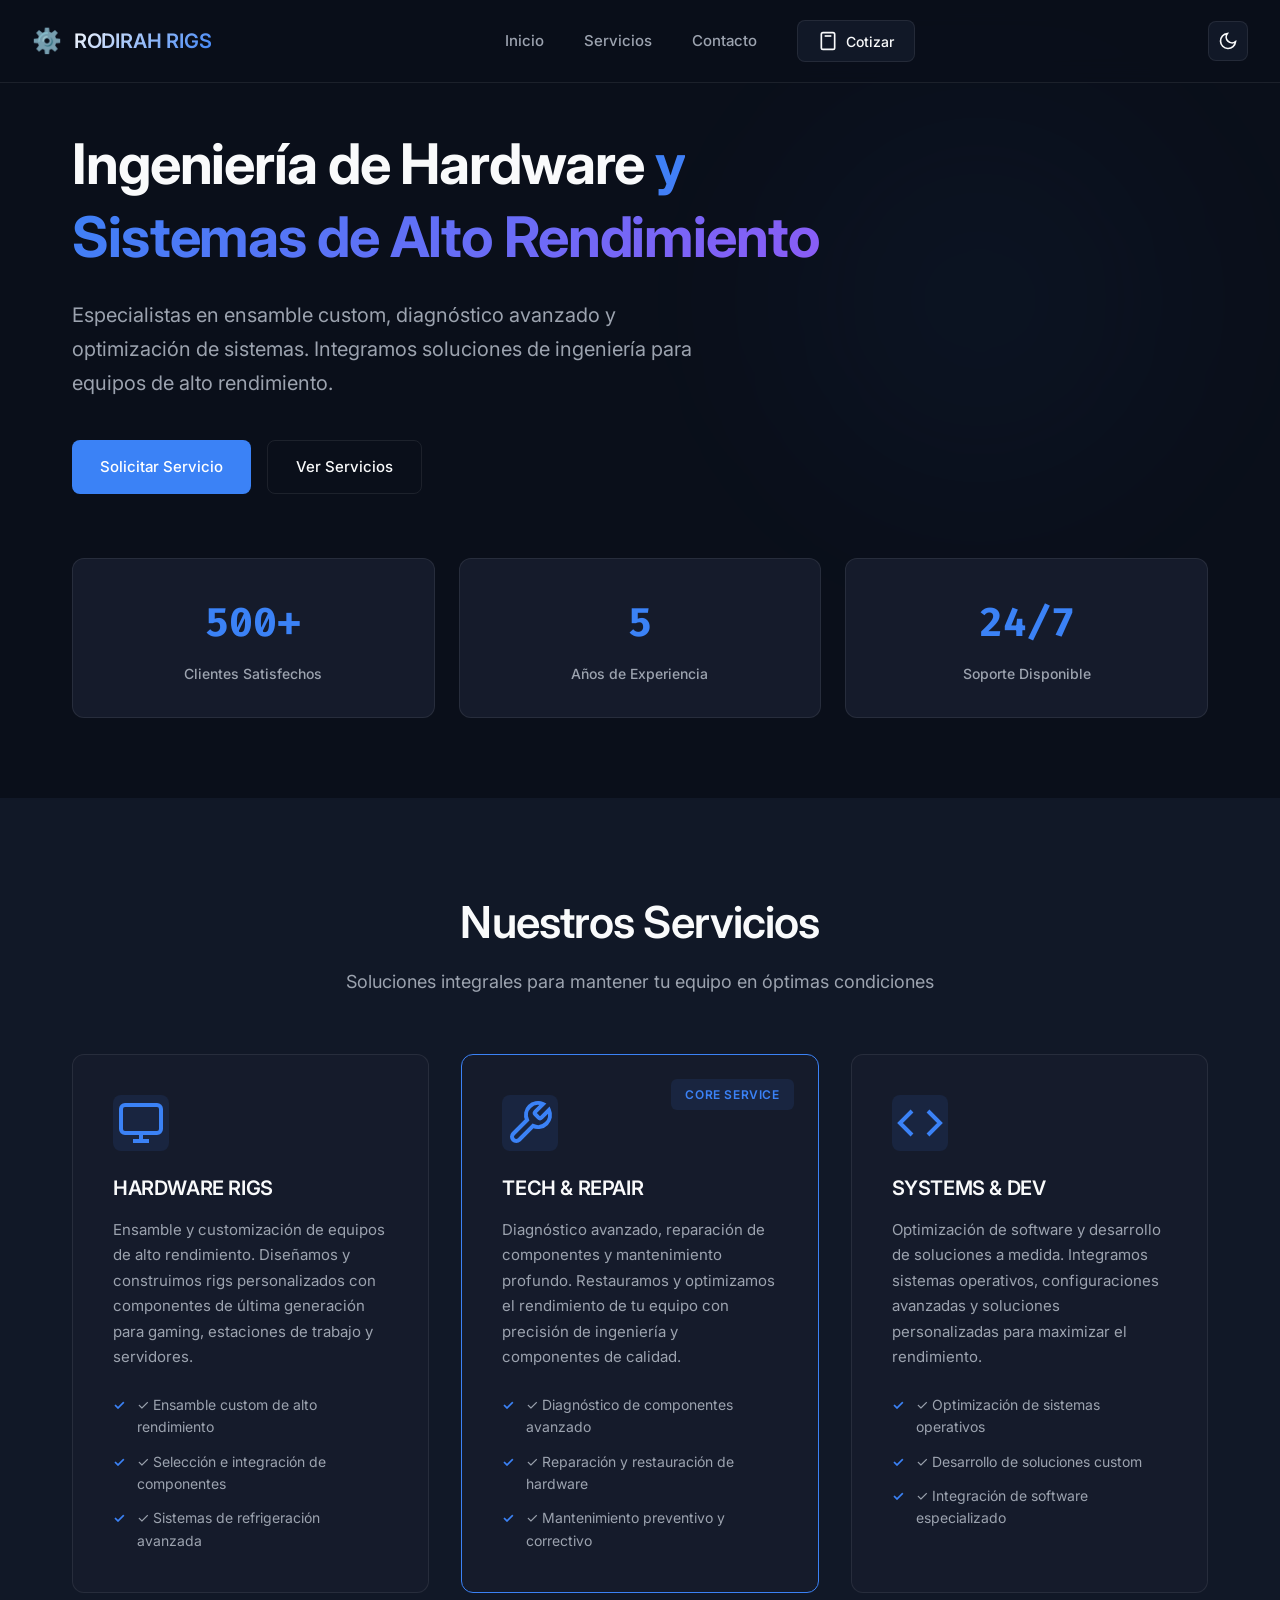
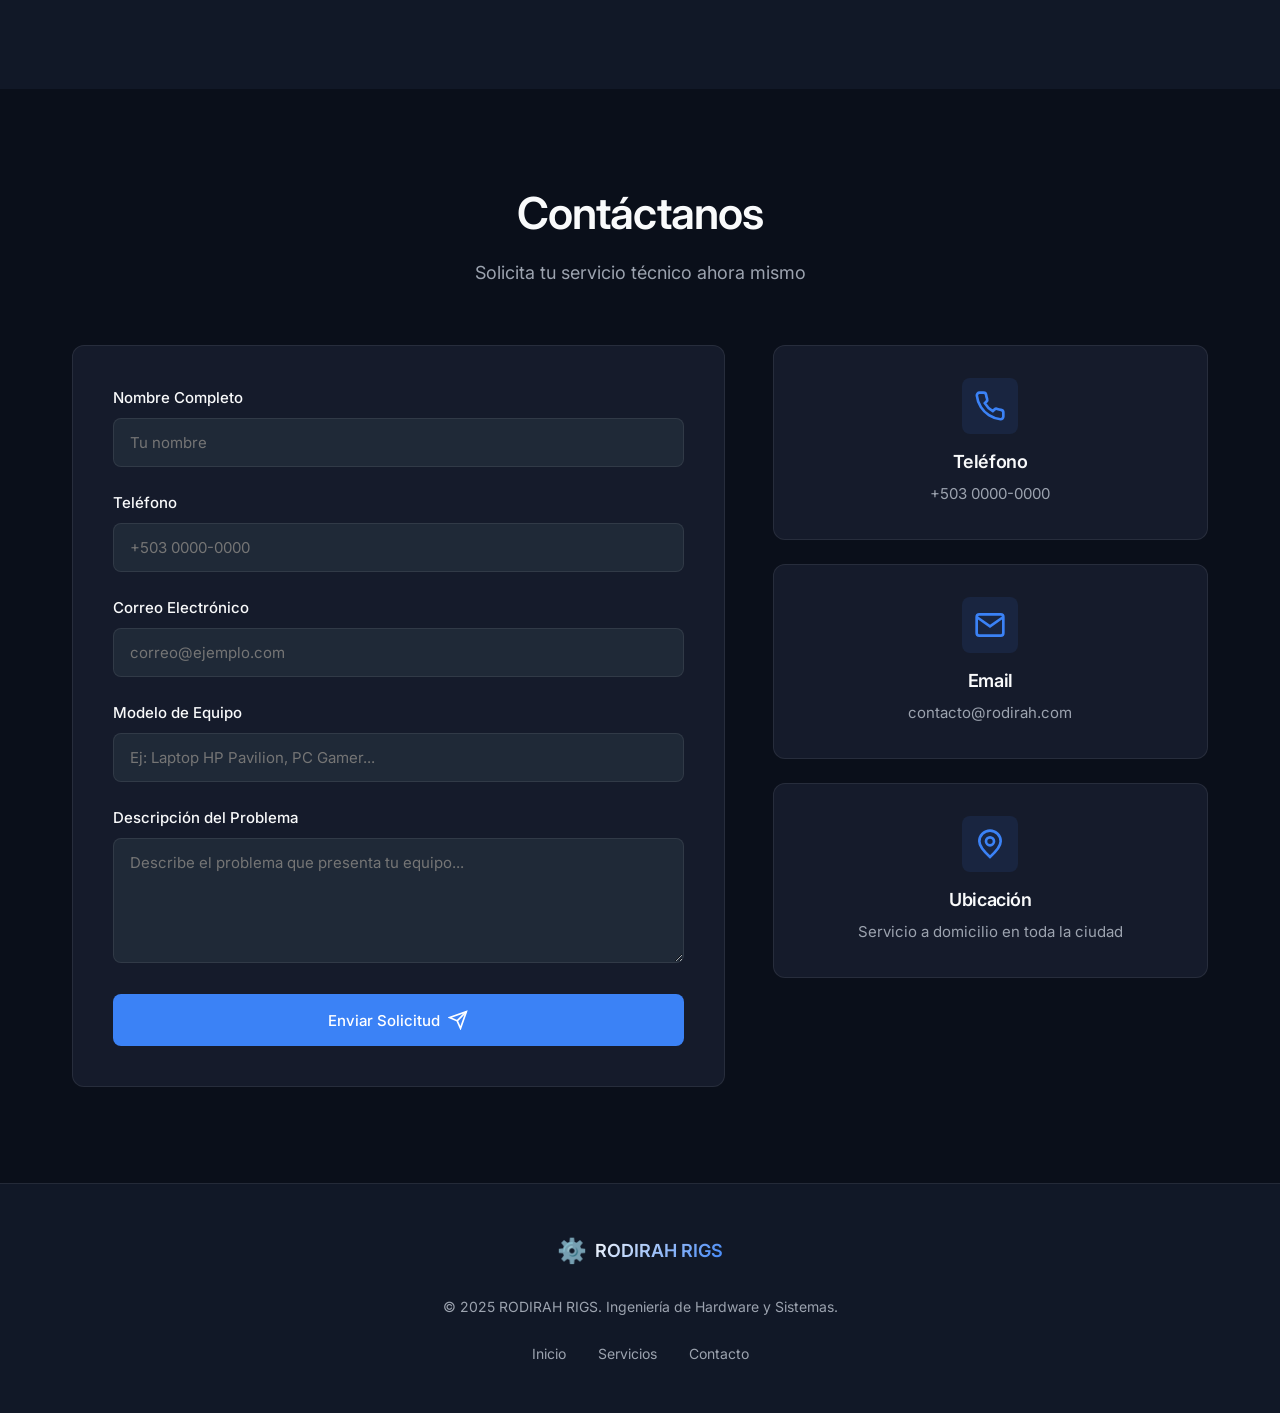
<file: public/index.html>
<!DOCTYPE html>
<html lang="es">
<head>
    <meta charset="UTF-8">
    <meta name="viewport" content="width=device-width, initial-scale=1.0">
    <title>RODIRAH RIGS - Ingeniería de Hardware y Sistemas</title>
    <link rel="icon" href="/favicon.ico" type="image/x-icon">
    <link rel="preconnect" href="https://fonts.googleapis.com">
    <link rel="preconnect" href="https://fonts.gstatic.com" crossorigin>
    <link href="https://fonts.googleapis.com/css2?family=Inter:wght@300;400;500;600;700;800&family=Fira+Code:wght@400;500;600&display=swap" rel="stylesheet">
    <link rel="stylesheet" href="style.css">
</head>
<body>
    <!-- Header -->
    <header class="header">
        <div class="container header-container">
            <div class="logo">
                <span class="logo-icon">⚙️</span>
                <span class="logo-text">RODIRAH RIGS</span>
            </div>
            
            <nav class="nav" id="main-nav">
                <a href="/inicio" class="nav-link">Inicio</a>
                <a href="/servicios" class="nav-link">Servicios</a>
                <a href="/contacto" class="nav-link">Contacto</a>
                <button class="btn-calculadora" onclick="abrirCalculadoraDesdeMenu()">
                    <svg width="20" height="20" viewBox="0 0 24 24" fill="none" stroke="currentColor" stroke-width="2">
                        <rect x="4" y="2" width="16" height="20" rx="2"></rect>
                        <line x1="8" y1="6" x2="16" y2="6"></line>
                        <line x1="8" y1="10" x2="8" y2="10.01"></line>
                        <line x1="12" y1="10" x2="12" y2="10.01"></line>
                        <line x1="16" y1="10" x2="16" y2="10.01"></line>
                        <line x1="8" y1="14" x2="8" y2="14.01"></line>
                        <line x1="12" y1="14" x2="12" y2="14.01"></line>
                        <line x1="16" y1="14" x2="16" y2="14.01"></line>
                        <line x1="8" y1="18" x2="8" y2="18.01"></line>
                        <line x1="12" y1="18" x2="12" y2="18.01"></line>
                        <line x1="16" y1="18" x2="16" y2="18.01"></line>
                    </svg>
                    Cotizar
                </button>
            </nav>

            <div class="header-actions">
                <button class="theme-toggle" id="theme-toggle" aria-label="Alternar tema">
                    <svg class="icon-sun" width="20" height="20" viewBox="0 0 24 24" fill="none" stroke="currentColor" stroke-width="2">
                        <circle cx="12" cy="12" r="5"></circle>
                        <line x1="12" y1="1" x2="12" y2="3"></line>
                        <line x1="12" y1="21" x2="12" y2="23"></line>
                        <line x1="4.22" y1="4.22" x2="5.64" y2="5.64"></line>
                        <line x1="18.36" y1="18.36" x2="19.78" y2="19.78"></line>
                        <line x1="1" y1="12" x2="3" y2="12"></line>
                        <line x1="21" y1="12" x2="23" y2="12"></line>
                        <line x1="4.22" y1="19.78" x2="5.64" y2="18.36"></line>
                        <line x1="18.36" y1="5.64" x2="19.78" y2="4.22"></line>
                    </svg>
                    <svg class="icon-moon" width="20" height="20" viewBox="0 0 24 24" fill="none" stroke="currentColor" stroke-width="2">
                        <path d="M21 12.79A9 9 0 1 1 11.21 3 7 7 0 0 0 21 12.79z"></path>
                    </svg>
                </button>
                
                <button class="hamburger-menu" id="hamburger-menu" aria-label="Menú">
                    <span></span>
                    <span></span>
                    <span></span>
                </button>
            </div>
        </div>

        <!-- Menú Móvil -->
        <div class="menu-popup" id="menu-popup">
            <a href="/inicio" class="menu-link">Inicio</a>
            <a href="/servicios" class="menu-link">Servicios</a>
            <a href="/contacto" class="menu-link">Contacto</a>
            <button class="btn-calculadora-menu" onclick="abrirCalculadoraDesdeMenu()">
                <svg width="20" height="20" viewBox="0 0 24 24" fill="none" stroke="currentColor" stroke-width="2">
                    <rect x="4" y="2" width="16" height="20" rx="2"></rect>
                    <line x1="8" y1="6" x2="16" y2="6"></line>
                    <line x1="8" y1="10" x2="8" y2="10.01"></line>
                    <line x1="12" y1="10" x2="12" y2="10.01"></line>
                    <line x1="16" y1="10" x2="16" y2="10.01"></line>
                    <line x1="8" y1="14" x2="8" y2="14.01"></line>
                    <line x1="12" y1="14" x2="12" y2="14.01"></line>
                    <line x1="16" y1="14" x2="16" y2="14.01"></line>
                    <line x1="8" y1="18" x2="8" y2="18.01"></line>
                    <line x1="12" y1="18" x2="12" y2="18.01"></line>
                    <line x1="16" y1="18" x2="16" y2="18.01"></line>
                </svg>
                Cotizador
            </button>
        </div>
    </header>

    <!-- Hero Section -->
    <section class="hero" id="inicio">
        <div class="container">
            <div class="hero-content">
                <h1 class="hero-title">
                    Ingeniería de Hardware <span class="gradient-text">y Sistemas de Alto Rendimiento</span>
                </h1>
                <p class="hero-subtitle">
                    Especialistas en ensamble custom, diagnóstico avanzado y optimización de sistemas. 
                    Integramos soluciones de ingeniería para equipos de alto rendimiento.
                </p>
                <div class="hero-buttons">
                    <a href="/contacto" class="btn btn-primary">Solicitar Servicio</a>
                    <a href="/servicios" class="btn btn-secondary">Ver Servicios</a>
                </div>
            </div>
            <div class="hero-stats">
                <div class="stat-card">
                    <div class="stat-number">500+</div>
                    <div class="stat-label">Clientes Satisfechos</div>
                </div>
                <div class="stat-card">
                    <div class="stat-number">5</div>
                    <div class="stat-label">Años de Experiencia</div>
                </div>
                <div class="stat-card">
                    <div class="stat-number">24/7</div>
                    <div class="stat-label">Soporte Disponible</div>
                </div>
            </div>
        </div>
    </section>

    <!-- Servicios Section -->
    <section class="services" id="servicios">
        <div class="container">
            <h2 class="section-title">Nuestros Servicios</h2>
            <p class="section-subtitle">Soluciones integrales para mantener tu equipo en óptimas condiciones</p>
            
            <div class="services-grid">
                <div class="service-card">
                    <div class="service-icon">
                        <svg width="48" height="48" viewBox="0 0 24 24" fill="none" stroke="currentColor" stroke-width="2">
                            <rect x="2" y="3" width="20" height="14" rx="2" ry="2"></rect>
                            <line x1="8" y1="21" x2="16" y2="21"></line>
                            <line x1="12" y1="17" x2="12" y2="21"></line>
                        </svg>
                    </div>
                    <h3 class="service-title">HARDWARE RIGS</h3>
                    <p class="service-description">
                        Ensamble y customización de equipos de alto rendimiento. Diseñamos y construimos 
                        rigs personalizados con componentes de última generación para gaming, 
                        estaciones de trabajo y servidores.
                    </p>
                    <ul class="service-features">
                        <li>✓ Ensamble custom de alto rendimiento</li>
                        <li>✓ Selección e integración de componentes</li>
                        <li>✓ Sistemas de refrigeración avanzada</li>
                    </ul>
                </div>

                <div class="service-card featured">
                    <div class="featured-badge">Core Service</div>
                    <div class="service-icon">
                        <svg width="48" height="48" viewBox="0 0 24 24" fill="none" stroke="currentColor" stroke-width="2">
                            <path d="M14.7 6.3a1 1 0 0 0 0 1.4l1.6 1.6a1 1 0 0 0 1.4 0l3.77-3.77a6 6 0 0 1-7.94 7.94l-6.91 6.91a2.12 2.12 0 0 1-3-3l6.91-6.91a6 6 0 0 1 7.94-7.94l-3.76 3.76z"></path>
                        </svg>
                    </div>
                    <h3 class="service-title">TECH & REPAIR</h3>
                    <p class="service-description">
                        Diagnóstico avanzado, reparación de componentes y mantenimiento profundo. 
                        Restauramos y optimizamos el rendimiento de tu equipo con precisión 
                        de ingeniería y componentes de calidad.
                    </p>
                    <ul class="service-features">
                        <li>✓ Diagnóstico de componentes avanzado</li>
                        <li>✓ Reparación y restauración de hardware</li>
                        <li>✓ Mantenimiento preventivo y correctivo</li>
                    </ul>
                </div>

                <div class="service-card">
                    <div class="service-icon">
                        <svg width="48" height="48" viewBox="0 0 24 24" fill="none" stroke="currentColor" stroke-width="2">
                            <polyline points="16 18 22 12 16 6"></polyline>
                            <polyline points="8 6 2 12 8 18"></polyline>
                        </svg>
                    </div>
                    <h3 class="service-title">SYSTEMS & DEV</h3>
                    <p class="service-description">
                        Optimización de software y desarrollo de soluciones a medida. 
                        Integramos sistemas operativos, configuraciones avanzadas y 
                        soluciones personalizadas para maximizar el rendimiento.
                    </p>
                    <ul class="service-features">
                        <li>✓ Optimización de sistemas operativos</li>
                        <li>✓ Desarrollo de soluciones custom</li>
                        <li>✓ Integración de software especializado</li>
                    </ul>
                </div>
            </div>
        </div>
    </section>

    <!-- Calculadora Flotante -->
    <div class="calculadora-panel" id="calculadora-panel" style="display: none;">
        <div class="calc-drag-handle">
            <div class="calc-header">
                <h3>Cotizador Rápido</h3>
                <button class="calc-close" onclick="cerrarCalculadora()">✕</button>
            </div>
        </div>
        
        <div class="calc-content">
            <div class="calc-field" id="calc-field-1">
                <label for="calc-input-1" id="calc-label-1">Valor 1</label>
                <input type="number" id="calc-input-1" class="calc-input" step="any" placeholder="0">
            </div>
            
            <div class="calc-field" id="calc-field-2">
                <label for="calc-input-2" id="calc-label-2">Valor 2</label>
                <input type="number" id="calc-input-2" class="calc-input" step="any" placeholder="0">
            </div>
            
            <div class="calc-field" id="calc-field-3">
                <label for="calc-input-3" id="calc-label-3">Valor 3</label>
                <input type="number" id="calc-input-3" class="calc-input" step="any" placeholder="0">
            </div>
            
            <div class="calc-field" id="calc-field-4">
                <label for="calc-input-4" id="calc-label-4">Valor 4</label>
                <input type="number" id="calc-input-4" class="calc-input" step="any" placeholder="0">
            </div>

            <div class="calc-controls">
                <select id="calc-op" class="calc-select">
                    <option value="suma">Suma</option>
                    <option value="resta">Resta</option>
                    <option value="multiplicacion">Multiplicación</option>
                    <option value="division">División</option>
                    <option value="porcentaje_de">Porcentaje de</option>
                    <option value="sumar_porcentaje">Sumar Porcentaje</option>
                    <option value="restar_porcentaje">Restar Porcentaje</option>
                    <option value="total_con_iva">Total con IVA</option>
                    <option value="total_cotizacion">Total Cotización</option>
                </select>
                
                <div class="calc-buttons">
                    <button class="btn-calc" onclick="calcularCalculadoraSimple()">Calcular</button>
                    <button class="btn-calc btn-calc-secondary" onclick="limpiarCalculadora()">Limpiar</button>
                </div>
            </div>

            <div class="calc-result">
                <input type="text" id="calc-result" class="calc-result-input" readonly placeholder="Resultado">
            </div>
        </div>
    </div>

    <!-- Contacto Section -->
    <section class="contact" id="contacto">
        <div class="container">
            <h2 class="section-title">Contáctanos</h2>
            <p class="section-subtitle">Solicita tu servicio técnico ahora mismo</p>
            
            <div class="contact-wrapper">
                <form class="contact-form" id="contact-form">
                    <div class="form-group">
                        <label for="nombre">Nombre Completo</label>
                        <input type="text" id="nombre" name="nombre" required placeholder="Tu nombre">
                    </div>
                    
                    <div class="form-group">
                        <label for="telefono">Teléfono</label>
                        <input type="tel" id="telefono" name="telefono" required placeholder="+503 0000-0000">
                    </div>
                    
                    <div class="form-group">
                        <label for="email">Correo Electrónico</label>
                        <input type="email" id="email" name="email" required placeholder="correo@ejemplo.com">
                    </div>
                    
                    <div class="form-group">
                        <label for="equipo">Modelo de Equipo</label>
                        <input type="text" id="equipo" name="equipo" required placeholder="Ej: Laptop HP Pavilion, PC Gamer...">
                    </div>
                    
                    <div class="form-group full-width">
                        <label for="problema">Descripción del Problema</label>
                        <textarea id="problema" name="problema" rows="5" required placeholder="Describe el problema que presenta tu equipo..."></textarea>
                    </div>
                    
                    <button type="submit" class="btn btn-primary btn-submit">
                        <span>Enviar Solicitud</span>
                        <svg width="20" height="20" viewBox="0 0 24 24" fill="none" stroke="currentColor" stroke-width="2">
                            <line x1="22" y1="2" x2="11" y2="13"></line>
                            <polygon points="22 2 15 22 11 13 2 9 22 2"></polygon>
                        </svg>
                    </button>
                </form>

                <div class="contact-info">
                    <div class="info-card">
                        <div class="info-icon">
                            <svg width="32" height="32" viewBox="0 0 24 24" fill="none" stroke="currentColor" stroke-width="2">
                                <path d="M22 16.92v3a2 2 0 0 1-2.18 2 19.79 19.79 0 0 1-8.63-3.07 19.5 19.5 0 0 1-6-6 19.79 19.79 0 0 1-3.07-8.67A2 2 0 0 1 4.11 2h3a2 2 0 0 1 2 1.72 12.84 12.84 0 0 0 .7 2.81 2 2 0 0 1-.45 2.11L8.09 9.91a16 16 0 0 0 6 6l1.27-1.27a2 2 0 0 1 2.11-.45 12.84 12.84 0 0 0 2.81.7A2 2 0 0 1 22 16.92z"></path>
                            </svg>
                        </div>
                        <h3>Teléfono</h3>
                        <p>+503 0000-0000</p>
                    </div>
                    
                    <div class="info-card">
                        <div class="info-icon">
                            <svg width="32" height="32" viewBox="0 0 24 24" fill="none" stroke="currentColor" stroke-width="2">
                                <path d="M4 4h16c1.1 0 2 .9 2 2v12c0 1.1-.9 2-2 2H4c-1.1 0-2-.9-2-2V6c0-1.1.9-2 2-2z"></path>
                                <polyline points="22,6 12,13 2,6"></polyline>
                            </svg>
                        </div>
                        <h3>Email</h3>
                        <p>contacto@rodirah.com</p>
                    </div>
                    
                    <div class="info-card">
                        <div class="info-icon">
                            <svg width="32" height="32" viewBox="0 0 24 24" fill="none" stroke="currentColor" stroke-width="2">
                                <circle cx="12" cy="10" r="3"></circle>
                                <path d="M12 21.7C17.3 17 20 13 20 10a8 8 0 1 0-16 0c0 3 2.7 7 8 11.7z"></path>
                            </svg>
                        </div>
                        <h3>Ubicación</h3>
                        <p>Servicio a domicilio en toda la ciudad</p>
                    </div>
                </div>
            </div>
        </div>
    </section>

    <!-- Footer -->
    <footer class="footer">
        <div class="container">
            <div class="footer-content">
                <div class="footer-logo">
                    <span class="logo-icon">⚙️</span>
                    <span class="logo-text">RODIRAH RIGS</span>
                </div>
                <p class="footer-text">© 2025 RODIRAH RIGS. Ingeniería de Hardware y Sistemas.</p>
                <div class="footer-links">
                    <a href="/inicio">Inicio</a>
                    <a href="/servicios">Servicios</a>
                    <a href="/contacto">Contacto</a>
                </div>
            </div>
        </div>
    </footer>

    <!-- Scripts -->
    <script type="module" src="app.js"></script>
</body>
</html>
</file>
<file: public/style.css>
/* ============================================
   RODIRAH RIGS - ESTILOS MINIMALISTAS
   Diseño: Minimalismo "Vivo" - Ingeniería Profesional
   ============================================ */

/* ============================================
   VARIABLES CSS - TEMA OSCURO (DEFAULT)
   ============================================ */
:root {
    /* Paleta Minimalista */
    --bg-primary: #0A0F1A;
    --bg-secondary: #111827;
    --bg-tertiary: #1F2937;
    --bg-card: #151B2B;
    
    /* Texto */
    --text-primary: #F9FAFB;
    --text-secondary: #9CA3AF;
    --text-tertiary: #6B7280;
    
    /* Acento - Azul Eléctrico Sofisticado */
    --accent: #3B82F6;
    --accent-hover: #2563EB;
    --accent-subtle: rgba(59, 130, 246, 0.1);
    --accent-glow: rgba(59, 130, 246, 0.2);
    
    /* Bordes y Sombras */
    --border-color: rgba(255, 255, 255, 0.08);
    --border-hover: rgba(255, 255, 255, 0.15);
    --shadow-sm: 0 1px 2px rgba(0, 0, 0, 0.3);
    --shadow-md: 0 4px 6px rgba(0, 0, 0, 0.4);
    --shadow-lg: 0 10px 15px rgba(0, 0, 0, 0.5);
    
    /* Dimensiones */
    --radius-sm: 6px;
    --radius-md: 8px;
    --radius-lg: 12px;
    
    /* Transiciones */
    --transition: all 0.2s ease;
    --transition-slow: all 0.3s ease;
}

/* ============================================
   TEMA CLARO
   ============================================ */
[data-theme="light"] {
    --bg-primary: #FAFBFC;
    --bg-secondary: #FFFFFF;
    --bg-tertiary: #F3F4F6;
    --bg-card: #FFFFFF;
    
    --text-primary: #111827;
    --text-secondary: #6B7280;
    --text-tertiary: #9CA3AF;
    
    --accent: #2563EB;
    --accent-hover: #1D4ED8;
    --accent-subtle: rgba(37, 99, 235, 0.08);
    --accent-glow: rgba(37, 99, 235, 0.15);
    
    --border-color: rgba(0, 0, 0, 0.08);
    --border-hover: rgba(0, 0, 0, 0.15);
    --shadow-sm: 0 1px 2px rgba(0, 0, 0, 0.05);
    --shadow-md: 0 4px 6px rgba(0, 0, 0, 0.07);
    --shadow-lg: 0 10px 15px rgba(0, 0, 0, 0.1);
}

/* ============================================
   RESET Y BASE
   ============================================ */
* {
    margin: 0;
    padding: 0;
    box-sizing: border-box;
}

html {
    scroll-behavior: smooth;
    font-size: 16px;
}

body {
    font-family: 'Inter', -apple-system, BlinkMacSystemFont, 'Segoe UI', sans-serif;
    background-color: var(--bg-primary);
    color: var(--text-primary);
    line-height: 1.6;
    transition: background-color 0.3s ease, color 0.3s ease;
    overflow-x: hidden;
    -webkit-font-smoothing: antialiased;
    -moz-osx-font-smoothing: grayscale;
}

/* ============================================
   TIPOGRAFÍA
   ============================================ */
h1, h2, h3, h4, h5, h6 {
    font-weight: 600;
    line-height: 1.3;
    margin-bottom: 1rem;
    letter-spacing: -0.02em;
}

h1 { 
    font-size: clamp(2.5rem, 5vw, 3.5rem);
    font-weight: 700;
}

h2 { 
    font-size: clamp(2rem, 4vw, 2.75rem);
    font-weight: 600;
}

h3 { 
    font-size: clamp(1.5rem, 3vw, 2rem);
    font-weight: 600;
}

p {
    color: var(--text-secondary);
    margin-bottom: 1rem;
    line-height: 1.7;
}

a {
    color: var(--accent);
    text-decoration: none;
    transition: var(--transition);
}

a:hover {
    color: var(--accent-hover);
}

/* ============================================
   CONTENEDOR
   ============================================ */
.container {
    max-width: 1200px;
    margin: 0 auto;
    padding: 0 2rem;
}

/* ============================================
   BOTONES
   ============================================ */
.btn {
    display: inline-flex;
    align-items: center;
    justify-content: center;
    gap: 0.5rem;
    padding: 0.875rem 1.75rem;
    border: none;
    border-radius: var(--radius-md);
    font-family: 'Inter', sans-serif;
    font-size: 0.9375rem;
    font-weight: 500;
    cursor: pointer;
    transition: var(--transition);
    text-decoration: none;
    white-space: nowrap;
}

.btn-primary {
    background-color: var(--accent);
    color: #FFFFFF;
}

.btn-primary:hover {
    background-color: var(--accent-hover);
    transform: translateY(-1px);
    box-shadow: var(--shadow-md);
}

.btn-secondary {
    background-color: transparent;
    color: var(--text-primary);
    border: 1px solid var(--border-color);
}

.btn-secondary:hover {
    border-color: var(--accent);
    color: var(--accent);
}

/* ============================================
   HEADER
   ============================================ */
.header {
    position: fixed;
    top: 0;
    left: 0;
    right: 0;
    z-index: 1000;
    background-color: rgba(10, 15, 26, 0.85);
    backdrop-filter: blur(12px);
    -webkit-backdrop-filter: blur(12px);
    border-bottom: 1px solid var(--border-color);
    transition: var(--transition);
}

[data-theme="light"] .header {
    background-color: rgba(255, 255, 255, 0.85);
}

.header-container {
    display: flex;
    justify-content: space-between;
    align-items: center;
    padding: 1.25rem 2rem;
    max-width: 1400px;
    margin: 0 auto;
}

.logo {
    display: flex;
    align-items: center;
    gap: 0.75rem;
    font-size: 1.25rem;
    font-weight: 600;
    color: var(--text-primary);
    letter-spacing: -0.01em;
}

.logo-icon {
    font-size: 1.5rem;
    opacity: 0.9;
}

.logo-text {
    background: linear-gradient(135deg, var(--text-primary), var(--accent));
    -webkit-background-clip: text;
    -webkit-text-fill-color: transparent;
    background-clip: text;
}

.nav {
    display: flex;
    align-items: center;
    gap: 2.5rem;
}

.nav-link {
    color: var(--text-secondary);
    font-weight: 500;
    font-size: 0.9375rem;
    position: relative;
    padding: 0.5rem 0;
    transition: var(--transition);
}

.nav-link::after {
    content: '';
    position: absolute;
    bottom: 0;
    left: 0;
    width: 0;
    height: 2px;
    background-color: var(--accent);
    transition: var(--transition);
}

.nav-link:hover {
    color: var(--text-primary);
}

.nav-link:hover::after {
    width: 100%;
}

.btn-calculadora {
    display: flex;
    align-items: center;
    gap: 0.5rem;
    padding: 0.625rem 1.25rem;
    background-color: var(--bg-secondary);
    color: var(--text-primary);
    border: 1px solid var(--border-color);
    border-radius: var(--radius-md);
    font-family: 'Inter', sans-serif;
    font-size: 0.875rem;
    font-weight: 500;
    cursor: pointer;
    transition: var(--transition);
}

.btn-calculadora:hover {
    border-color: var(--accent);
    color: var(--accent);
}

.header-actions {
    display: flex;
    align-items: center;
    gap: 1rem;
}

.theme-toggle {
    width: 40px;
    height: 40px;
    display: flex;
    align-items: center;
    justify-content: center;
    background-color: var(--bg-secondary);
    border: 1px solid var(--border-color);
    border-radius: var(--radius-md);
    color: var(--text-primary);
    cursor: pointer;
    transition: var(--transition);
}

.theme-toggle:hover {
    border-color: var(--accent);
    color: var(--accent);
}

.icon-sun {
    display: none;
}

[data-theme="light"] .icon-sun {
    display: block;
}

[data-theme="light"] .icon-moon {
    display: none;
}

.hamburger-menu {
    display: none;
    flex-direction: column;
    gap: 5px;
    width: 24px;
    height: 18px;
    background: transparent;
    border: none;
    cursor: pointer;
    padding: 0;
}

.hamburger-menu span {
    display: block;
    width: 100%;
    height: 2px;
    background-color: var(--text-primary);
    border-radius: 2px;
    transition: var(--transition);
}

.hamburger-menu.active span:nth-child(1) {
    transform: rotate(45deg) translate(5px, 5px);
}

.hamburger-menu.active span:nth-child(2) {
    opacity: 0;
}

.hamburger-menu.active span:nth-child(3) {
    transform: rotate(-45deg) translate(7px, -6px);
}

/* Menú Móvil */
.menu-popup {
    display: none;
    position: fixed;
    top: 70px;
    left: 0;
    right: 0;
    background-color: var(--bg-secondary);
    border-bottom: 1px solid var(--border-color);
    padding: 2rem;
    flex-direction: column;
    gap: 0.5rem;
    z-index: 999;
    box-shadow: var(--shadow-lg);
}

.menu-popup.active {
    display: flex;
}

.menu-link {
    color: var(--text-primary);
    font-size: 1rem;
    font-weight: 500;
    padding: 0.75rem 1rem;
    border-radius: var(--radius-md);
    transition: var(--transition);
}

.menu-link:hover {
    background-color: var(--bg-tertiary);
    color: var(--accent);
}

.btn-calculadora-menu {
    display: flex;
    align-items: center;
    justify-content: center;
    gap: 0.5rem;
    padding: 0.875rem;
    background-color: var(--accent);
    color: #FFFFFF;
    border: none;
    border-radius: var(--radius-md);
    font-family: 'Inter', sans-serif;
    font-size: 0.9375rem;
    font-weight: 500;
    cursor: pointer;
    transition: var(--transition);
    margin-top: 0.5rem;
}

.btn-calculadora-menu:hover {
    background-color: var(--accent-hover);
}

/* ============================================
   HERO SECTION
   ============================================ */
.hero {
    padding: 8rem 0 5rem;
    background-color: var(--bg-primary);
    position: relative;
}

.hero::before {
    content: '';
    position: absolute;
    top: 0;
    right: 0;
    width: 600px;
    height: 600px;
    background: radial-gradient(circle, var(--accent-subtle) 0%, transparent 70%);
    border-radius: 50%;
    filter: blur(80px);
    opacity: 0.5;
}

.hero .container {
    position: relative;
    z-index: 1;
}

.hero-content {
    max-width: 800px;
    margin-bottom: 4rem;
}

.hero-title {
    margin-bottom: 1.5rem;
    color: var(--text-primary);
}

.gradient-text {
    background: linear-gradient(135deg, var(--accent), #8B5CF6);
    -webkit-background-clip: text;
    -webkit-text-fill-color: transparent;
    background-clip: text;
}

.hero-subtitle {
    font-size: 1.25rem;
    color: var(--text-secondary);
    margin-bottom: 2.5rem;
    line-height: 1.7;
    max-width: 650px;
}

.hero-buttons {
    display: flex;
    gap: 1rem;
    flex-wrap: wrap;
}

.hero-stats {
    display: grid;
    grid-template-columns: repeat(auto-fit, minmax(200px, 1fr));
    gap: 1.5rem;
}

.stat-card {
    background-color: var(--bg-card);
    border: 1px solid var(--border-color);
    border-radius: var(--radius-lg);
    padding: 2rem;
    text-align: center;
    transition: var(--transition);
}

.stat-card:hover {
    border-color: var(--border-hover);
    transform: translateY(-2px);
}

.stat-number {
    font-size: 2.5rem;
    font-weight: 700;
    color: var(--accent);
    margin-bottom: 0.5rem;
    font-family: 'Fira Code', monospace;
}

.stat-label {
    color: var(--text-secondary);
    font-size: 0.875rem;
    font-weight: 500;
}

/* ============================================
   SERVICIOS SECTION
   ============================================ */
.services {
    padding: 6rem 0;
    background-color: var(--bg-secondary);
}

.section-title {
    text-align: center;
    margin-bottom: 1rem;
    color: var(--text-primary);
}

.section-subtitle {
    text-align: center;
    font-size: 1.125rem;
    color: var(--text-secondary);
    margin-bottom: 3.5rem;
    max-width: 600px;
    margin-left: auto;
    margin-right: auto;
}

.services-grid {
    display: grid;
    grid-template-columns: repeat(auto-fit, minmax(320px, 1fr));
    gap: 2rem;
}

.service-card {
    background-color: var(--bg-card);
    border: 1px solid var(--border-color);
    border-radius: var(--radius-lg);
    padding: 2.5rem;
    transition: var(--transition);
    position: relative;
    overflow: hidden;
}

.service-card::before {
    content: '';
    position: absolute;
    top: 0;
    left: 0;
    right: 0;
    height: 3px;
    background: linear-gradient(90deg, var(--accent), transparent);
    transform: scaleX(0);
    transform-origin: left;
    transition: var(--transition);
}

.service-card:hover {
    border-color: var(--border-hover);
    transform: translateY(-4px);
}

.service-card:hover::before {
    transform: scaleX(1);
}

.service-card.featured {
    border-color: var(--accent);
    background-color: var(--bg-card);
}

.featured-badge {
    position: absolute;
    top: 1.5rem;
    right: 1.5rem;
    background-color: var(--accent-subtle);
    color: var(--accent);
    padding: 0.375rem 0.875rem;
    border-radius: var(--radius-sm);
    font-size: 0.75rem;
    font-weight: 600;
    text-transform: uppercase;
    letter-spacing: 0.05em;
}

.service-icon {
    width: 56px;
    height: 56px;
    display: flex;
    align-items: center;
    justify-content: center;
    background-color: var(--accent-subtle);
    border-radius: var(--radius-md);
    margin-bottom: 1.5rem;
    color: var(--accent);
}

.service-title {
    font-size: 1.25rem;
    margin-bottom: 1rem;
    color: var(--text-primary);
    font-weight: 600;
}

.service-description {
    color: var(--text-secondary);
    margin-bottom: 1.5rem;
    line-height: 1.7;
    font-size: 0.9375rem;
}

.service-features {
    list-style: none;
    display: flex;
    flex-direction: column;
    gap: 0.75rem;
}

.service-features li {
    color: var(--text-secondary);
    font-size: 0.875rem;
    padding-left: 1.5rem;
    position: relative;
}

.service-features li::before {
    content: '✓';
    position: absolute;
    left: 0;
    color: var(--accent);
    font-weight: 600;
}

/* ============================================
   CALCULADORA FLOTANTE
   ============================================ */
.calculadora-panel {
    position: fixed;
    top: 110px;
    right: 80px;
    width: 380px;
    max-width: calc(100vw - 2rem);
    background-color: var(--bg-card);
    border: 1px solid var(--border-color);
    border-radius: var(--radius-lg);
    box-shadow: var(--shadow-lg);
    z-index: 9999;
    display: none;
    font-family: 'Inter', sans-serif;
}

.calculadora-panel.dragging {
    opacity: 0.95;
    box-shadow: var(--shadow-lg);
}

.calc-drag-handle {
    cursor: move;
    user-select: none;
}

.calc-header {
    display: flex;
    justify-content: space-between;
    align-items: center;
    padding: 1rem 1.5rem;
    background-color: var(--accent);
    border-radius: var(--radius-lg) var(--radius-lg) 0 0;
}

.calc-header h3 {
    margin: 0;
    font-size: 1rem;
    color: #FFFFFF;
    font-weight: 600;
}

.calc-close {
    width: 28px;
    height: 28px;
    display: flex;
    align-items: center;
    justify-content: center;
    background-color: rgba(255, 255, 255, 0.2);
    border: none;
    border-radius: 50%;
    color: #FFFFFF;
    font-size: 1.25rem;
    cursor: pointer;
    transition: var(--transition);
}

.calc-close:hover {
    background-color: rgba(255, 255, 255, 0.3);
    transform: rotate(90deg);
}

.calc-content {
    padding: 1.5rem;
}

.calc-field {
    display: flex;
    flex-direction: column;
    gap: 0.5rem;
    margin-bottom: 1rem;
}

.calc-field label {
    font-size: 0.8125rem;
    font-weight: 500;
    color: var(--text-secondary);
    text-transform: uppercase;
    letter-spacing: 0.05em;
}

.calc-input {
    width: 100%;
    padding: 0.75rem 1rem;
    background-color: var(--bg-tertiary);
    border: 1px solid var(--border-color);
    border-radius: var(--radius-md);
    color: var(--text-primary);
    font-family: 'Fira Code', monospace;
    font-size: 0.9375rem;
    transition: var(--transition);
}

.calc-input:focus {
    outline: none;
    border-color: var(--accent);
    box-shadow: 0 0 0 3px var(--accent-subtle);
}

.calc-controls {
    margin: 1.5rem 0;
}

.calc-select {
    width: 100%;
    padding: 0.75rem 1rem;
    background-color: var(--bg-tertiary);
    border: 1px solid var(--border-color);
    border-radius: var(--radius-md);
    color: var(--text-primary);
    font-family: 'Inter', sans-serif;
    font-size: 0.9375rem;
    cursor: pointer;
    transition: var(--transition);
    margin-bottom: 1rem;
}

.calc-select:focus {
    outline: none;
    border-color: var(--accent);
    box-shadow: 0 0 0 3px var(--accent-subtle);
}

.calc-buttons {
    display: grid;
    grid-template-columns: 1fr 1fr;
    gap: 0.75rem;
}

.btn-calc {
    padding: 0.75rem;
    background-color: var(--accent);
    color: #FFFFFF;
    border: none;
    border-radius: var(--radius-md);
    font-family: 'Inter', sans-serif;
    font-size: 0.9375rem;
    font-weight: 500;
    cursor: pointer;
    transition: var(--transition);
}

.btn-calc:hover {
    background-color: var(--accent-hover);
}

.btn-calc-secondary {
    background-color: var(--bg-tertiary);
    color: var(--text-primary);
    border: 1px solid var(--border-color);
}

.btn-calc-secondary:hover {
    border-color: var(--border-hover);
}

.calc-result {
    margin-top: 1rem;
}

.calc-result-input {
    width: 100%;
    padding: 1rem;
    background-color: var(--bg-tertiary);
    border: 1px solid var(--accent);
    border-radius: var(--radius-md);
    color: var(--accent);
    font-family: 'Fira Code', monospace;
    font-size: 0.9375rem;
    font-weight: 500;
    text-align: center;
}

.calc-result-input:read-only {
    cursor: default;
}

/* ============================================
   CONTACTO SECTION
   ============================================ */
.contact {
    padding: 6rem 0;
    background-color: var(--bg-primary);
}

.contact-wrapper {
    display: grid;
    grid-template-columns: 1.5fr 1fr;
    gap: 3rem;
    align-items: start;
}

.contact-form {
    background-color: var(--bg-card);
    padding: 2.5rem;
    border-radius: var(--radius-lg);
    border: 1px solid var(--border-color);
}

.form-group {
    margin-bottom: 1.5rem;
}

.form-group.full-width {
    grid-column: 1 / -1;
}

.form-group label {
    display: block;
    margin-bottom: 0.5rem;
    color: var(--text-primary);
    font-weight: 500;
    font-size: 0.9375rem;
}

.form-group input,
.form-group textarea {
    width: 100%;
    padding: 0.875rem 1rem;
    background-color: var(--bg-tertiary);
    border: 1px solid var(--border-color);
    border-radius: var(--radius-md);
    color: var(--text-primary);
    font-family: 'Inter', sans-serif;
    font-size: 0.9375rem;
    transition: var(--transition);
}

.form-group input:focus,
.form-group textarea:focus {
    outline: none;
    border-color: var(--accent);
    box-shadow: 0 0 0 3px var(--accent-subtle);
}

.form-group textarea {
    resize: vertical;
    min-height: 120px;
}

.btn-submit {
    width: 100%;
    justify-content: center;
    padding: 1rem;
    font-size: 0.9375rem;
}

.contact-info {
    display: flex;
    flex-direction: column;
    gap: 1.5rem;
}

.info-card {
    background-color: var(--bg-card);
    padding: 2rem;
    border-radius: var(--radius-lg);
    border: 1px solid var(--border-color);
    text-align: center;
    transition: var(--transition);
}

.info-card:hover {
    border-color: var(--border-hover);
    transform: translateY(-2px);
}

.info-icon {
    width: 56px;
    height: 56px;
    display: flex;
    align-items: center;
    justify-content: center;
    background-color: var(--accent-subtle);
    border-radius: var(--radius-md);
    margin: 0 auto 1rem;
    color: var(--accent);
}

.info-card h3 {
    font-size: 1.125rem;
    margin-bottom: 0.5rem;
    color: var(--text-primary);
    font-weight: 600;
}

.info-card p {
    color: var(--text-secondary);
    margin: 0;
    font-size: 0.9375rem;
}

/* ============================================
   FOOTER
   ============================================ */
.footer {
    padding: 3rem 0;
    background-color: var(--bg-secondary);
    border-top: 1px solid var(--border-color);
}

.footer-content {
    display: flex;
    flex-direction: column;
    align-items: center;
    gap: 1.5rem;
    text-align: center;
}

.footer-logo {
    display: flex;
    align-items: center;
    gap: 0.5rem;
    font-size: 1.125rem;
    font-weight: 600;
    color: var(--text-primary);
}

.footer-text {
    color: var(--text-secondary);
    font-size: 0.875rem;
    margin: 0;
}

.footer-links {
    display: flex;
    gap: 2rem;
}

.footer-links a {
    color: var(--text-secondary);
    font-size: 0.875rem;
    transition: var(--transition);
}

.footer-links a:hover {
    color: var(--accent);
}

/* ============================================
   RESPONSIVE DESIGN
   ============================================ */
@media (max-width: 968px) {
    .nav {
        display: none;
    }

    .hamburger-menu {
        display: flex;
    }

    .contact-wrapper {
        grid-template-columns: 1fr;
    }

    .hero-stats {
        grid-template-columns: 1fr;
    }
}

@media (max-width: 640px) {
    .container {
        padding: 0 1.25rem;
    }

    .hero {
        padding: 6rem 0 3rem;
    }

    .hero-buttons {
        flex-direction: column;
    }

    .btn {
        width: 100%;
        justify-content: center;
    }

    .services-grid {
        grid-template-columns: 1fr;
    }

    .calculadora-panel {
        width: calc(100vw - 2rem);
        right: 1rem;
        left: 1rem;
        top: 100px;
    }

    .footer-links {
        flex-direction: column;
        gap: 0.75rem;
    }
}

/* ============================================
   UTILIDADES
   ============================================ */
::selection {
    background-color: var(--accent);
    color: #FFFFFF;
}

::-webkit-scrollbar {
    width: 10px;
}

::-webkit-scrollbar-track {
    background-color: var(--bg-primary);
}

::-webkit-scrollbar-thumb {
    background-color: var(--bg-tertiary);
    border-radius: 5px;
}

::-webkit-scrollbar-thumb:hover {
    background-color: var(--accent);
}
</file>
